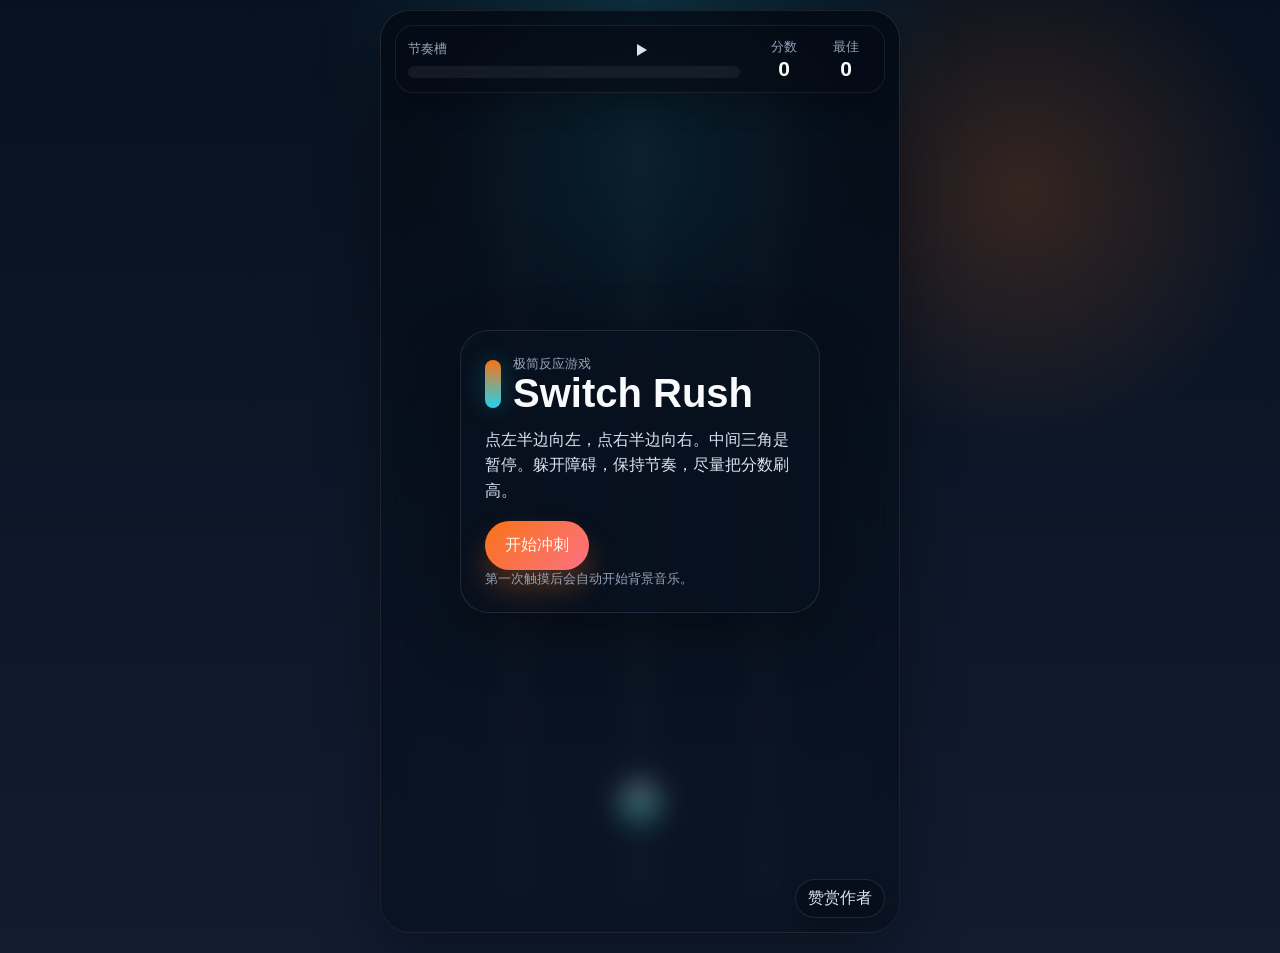
<file: index.html>
﻿<!DOCTYPE html>
<html lang="zh-CN">
<head>
  <meta charset="UTF-8">
  <meta name="viewport" content="width=device-width, initial-scale=1.0, viewport-fit=cover">
  <meta name="theme-color" content="#0f172a">
  <meta name="description" content="Switch Rush 是一个极简但很上头的三轨闪避小游戏。点左半边向左，点右半边向右，打出连过、积攒 FLOW、进入 FEVER。">
  <link rel="manifest" href="manifest.webmanifest">
  <link rel="icon" href="icons/icon-192.png">
  <link rel="apple-touch-icon" href="icons/icon-192.png">
  <link rel="stylesheet" href="styles.css">
  <title>Switch Rush</title>
</head>
<body>
  <main class="app-shell">
    <section class="stage-wrap">
      <canvas id="game" width="720" height="1280" aria-label="Switch Rush 游戏画面"></canvas>

      <button class="pause-fab icon-play" id="pauseButton" type="button" aria-label="暂停或继续游戏"></button>

      <div class="in-game-hud" aria-label="游戏信息">
        <div class="hud-row">
          <div class="hud-strip">
            <div class="hud-flow">
              <div class="flow-copy">
                <span class="label">节奏槽</span>
                <strong id="flowState" class="flow-state-hidden" aria-hidden="true"></strong>
              </div>
              <div class="flow-bar">
                <div class="flow-fill" id="flowFill"></div>
              </div>
            </div>

            <div class="hud-scores">
              <div class="score-pill">
                <span class="label">分数</span>
                <strong id="score">0</strong>
              </div>
              <div class="score-pill">
                <span class="label">最佳</span>
                <strong id="best">0</strong>
              </div>
            </div>
          </div>
        </div>
      </div>

      <div class="overlay overlay-visible" id="startOverlay">
        <div class="panel">
          <div class="panel-brand">
            <span class="brand-mark"></span>
            <div>
              <p class="eyebrow">极简反应游戏</p>
              <h2>Switch Rush</h2>
            </div>
          </div>
          <p class="panel-copy">点左半边向左，点右半边向右。中间三角是暂停。躲开障碍，保持节奏，尽量把分数刷高。</p>
          <button id="startButton" class="cta">开始冲刺</button>
          <p class="hint">第一次触摸后会自动开始背景音乐。</p>
        </div>
      </div>

      <div class="overlay" id="gameOverOverlay">
        <div class="panel">
          <div class="panel-brand compact">
            <span class="brand-mark"></span>
            <div>
              <p class="eyebrow">Switch Rush</p>
              <h2>这次成绩</h2>
            </div>
          </div>
          <h3 class="result-score"><span id="finalScore">0</span> 分</h3>
          <p class="panel-copy" id="gameOverMessage">再来一次，找回节奏。</p>
          <button id="restartButton" class="cta">再来一局</button>
        </div>
      </div>

      <div class="overlay" id="pauseOverlay">
        <div class="panel">
          <div class="panel-brand compact">
            <span class="brand-mark"></span>
            <div>
              <p class="eyebrow">Pause</p>
              <h2>已暂停</h2>
            </div>
          </div>
          <p class="panel-copy">休息一下也没关系，准备好后继续冲刺。</p>
          <button id="resumeButton" class="cta">继续游戏</button>
        </div>
      </div>

      <button class="support-fab" id="supportFab" type="button">赞赏作者</button>

      <div class="overlay" id="supportOverlay">
        <div class="panel support-panel">
          <button class="back-chip" id="supportBack" type="button">返回游戏</button>
          <div class="panel-brand compact">
            <span class="brand-mark"></span>
            <div>
              <p class="eyebrow">Support</p>
              <h2>谢谢你喜欢 Switch Rush</h2>
            </div>
          </div>
          <p class="panel-copy">谢谢您的喜欢。感谢您对开发这款小游戏的认可，您可以点击下方按钮赞助我。</p>
          <div class="support-actions">
            <button type="button" class="tip-chip is-active" data-amount="0.1">¥0.1</button>
            <button type="button" class="tip-chip" data-amount="0.2">¥0.2</button>
            <button type="button" class="tip-chip" data-amount="0.5">¥0.5</button>
          </div>
          <div class="support-qr" id="supportQr">
            <img class="support-qr-image" src="Reward Code‌.png" alt="赞赏二维码">
            <p id="supportText">当前三个按钮暂时共用同一张赞赏码，感谢你的支持。</p>
          </div>
        </div>
      </div>
    </section>

    <section class="footer-bar">
      <button id="installButton" class="install-button hidden">安装到手机</button>
    </section>
  </main>

  <script src="app.js"></script>
</body>
</html>
</file>
<file: styles.css>
﻿:root {
  color-scheme: dark;
  --bg-top: #08111f;
  --bg-bottom: #111c31;
  --panel: rgba(9, 17, 31, 0.72);
  --panel-border: rgba(255, 255, 255, 0.08);
  --text: #f8fafc;
  --muted: #94a3b8;
  --accent: #f97316;
  --cyan: #22d3ee;
  --shadow: 0 20px 60px rgba(0, 0, 0, 0.35);
}

* {
  box-sizing: border-box;
}

html,
body {
  margin: 0;
  min-height: 100%;
  font-family: "Segoe UI", "PingFang SC", "Microsoft YaHei", sans-serif;
  background:
    radial-gradient(circle at top, rgba(34, 211, 238, 0.16), transparent 28%),
    radial-gradient(circle at 80% 20%, rgba(249, 115, 22, 0.18), transparent 20%),
    linear-gradient(180deg, var(--bg-top), var(--bg-bottom));
  color: var(--text);
  touch-action: manipulation;
}

body {
  display: grid;
  place-items: center;
  padding: 10px;
}

button {
  font: inherit;
}

.app-shell {
  width: min(100%, 520px);
  display: grid;
  gap: 10px;
}

.footer-bar {
  display: flex;
  align-items: center;
  justify-content: flex-end;
  gap: 12px;
}

.brand,
.panel-brand {
  display: flex;
  align-items: center;
  gap: 12px;
}

.brand-mark {
  width: 16px;
  height: 48px;
  border-radius: 999px;
  background: linear-gradient(180deg, var(--accent), var(--cyan));
  box-shadow: 0 0 24px rgba(34, 211, 238, 0.25);
}

.eyebrow,
.label,
.hint,
.footer-bar p {
  margin: 0;
  color: var(--muted);
  font-size: 13px;
}

.panel h2,
.result-score {
  margin: 0;
}

.flow-copy {
  display: flex;
  align-items: center;
  justify-content: flex-start;
  gap: 12px;
}

.flow-copy strong {
  font-size: 12px;
  letter-spacing: 0.08em;
}

.flow-state-hidden {
  display: none;
}

.flow-bar {
  position: relative;
  overflow: hidden;
  height: 12px;
  border-radius: 999px;
  background: rgba(255, 255, 255, 0.06);
}

.flow-fill {
  width: 0%;
  height: 100%;
  border-radius: inherit;
  background: linear-gradient(90deg, rgba(34, 211, 238, 0.9), rgba(249, 115, 22, 0.95));
  box-shadow: 0 0 24px rgba(249, 115, 22, 0.22);
  transition: width 120ms linear;
}

.stage-wrap {
  position: relative;
  border-radius: 30px;
  overflow: hidden;
  background: linear-gradient(180deg, rgba(255, 255, 255, 0.03), rgba(255, 255, 255, 0)), rgba(7, 12, 22, 0.85);
  border: 1px solid var(--panel-border);
  box-shadow: var(--shadow);
}

.in-game-hud {
  position: absolute;
  inset: 14px 14px auto 14px;
  z-index: 3;
  pointer-events: none;
}

.hud-row {
  display: block;
}

.hud-strip {
  display: grid;
  grid-template-columns: minmax(0, 1fr) auto;
  align-items: center;
  gap: 8px;
  padding: 9px 10px 10px 12px;
  border-radius: 18px;
  background: rgba(7, 12, 22, 0.62);
  border: 1px solid rgba(255, 255, 255, 0.08);
  box-shadow: 0 12px 28px rgba(0, 0, 0, 0.18);
  backdrop-filter: blur(10px);
}

.hud-flow {
  display: grid;
  gap: 8px;
  min-width: 0;
}

.hud-scores {
  display: grid;
  grid-template-columns: repeat(2, minmax(0, 1fr));
  gap: 4px;
  margin-left: 6px;
}

.score-pill {
  min-width: 58px;
  display: grid;
  justify-items: center;
  align-content: center;
  row-gap: 2px;
  padding: 3px 0 3px 2px;
}

.score-pill strong {
  display: block;
  font-size: clamp(17px, 1.7vw, 21px);
  line-height: 1;
}

canvas {
  display: block;
  width: 100%;
  height: auto;
  aspect-ratio: 9 / 16;
}

.overlay {
  position: absolute;
  inset: 0;
  display: grid;
  place-items: center;
  padding: 20px;
  background: rgba(5, 10, 18, 0.52);
  backdrop-filter: blur(14px);
  opacity: 0;
  pointer-events: none;
  transition: opacity 220ms ease;
}

.overlay-visible {
  opacity: 1;
  pointer-events: auto;
}

.panel {
  width: min(100%, 360px);
  padding: 24px;
  border-radius: 28px;
  background: var(--panel);
  border: 1px solid rgba(255, 255, 255, 0.1);
  box-shadow: var(--shadow);
}

.panel-brand {
  margin-bottom: 12px;
}

.panel-brand.compact {
  margin-bottom: 10px;
}

.panel-brand h2 {
  font-size: clamp(28px, 6vw, 40px);
  line-height: 1;
}

.result-score {
  font-size: clamp(34px, 8vw, 52px);
  line-height: 1;
}

.panel-copy {
  margin: 14px 0 18px;
  line-height: 1.6;
  color: #dbe4f3;
}

.cta,
.install-button {
  cursor: pointer;
  border: 0;
  border-radius: 999px;
  padding: 14px 20px;
  color: #fff7ed;
  background: linear-gradient(135deg, var(--accent), #fb7185);
  box-shadow: 0 18px 30px rgba(249, 115, 22, 0.28);
}

.install-button {
  padding: 10px 16px;
  background: rgba(255, 255, 255, 0.08);
  color: var(--text);
  border: 1px solid rgba(255, 255, 255, 0.08);
  box-shadow: none;
}

.cta:hover,
.install-button:hover,
.support-fab:hover,
.tip-chip:hover,
.back-chip:hover {
  transform: translateY(-1px);
}

.pause-fab:hover {
  transform: translateX(-50%) translateY(-1px);
}

.support-actions {
  display: flex;
  gap: 8px;
  margin-top: 12px;
  flex-wrap: wrap;
}

.tip-chip {
  cursor: pointer;
  border: 1px solid rgba(255, 255, 255, 0.12);
  background: rgba(255, 255, 255, 0.04);
  color: var(--text);
  border-radius: 999px;
  padding: 7px 12px;
  font-size: 13px;
}

.tip-chip.is-active {
  background: rgba(34, 211, 238, 0.12);
  border-color: rgba(34, 211, 238, 0.4);
  color: #dffbff;
}

.support-qr {
  margin-top: 12px;
  min-height: 320px;
  border-radius: 18px;
  border: 1px dashed rgba(255, 255, 255, 0.14);
  background:
    linear-gradient(135deg, rgba(34, 211, 238, 0.06), rgba(249, 115, 22, 0.06));
  display: grid;
  justify-items: center;
  align-content: center;
  gap: 12px;
  padding: 14px;
}

.support-qr-image {
  width: min(100%, 250px);
  aspect-ratio: 1 / 1;
  object-fit: contain;
  border-radius: 16px;
  background: #ffffff;
  padding: 10px;
  box-shadow: 0 14px 30px rgba(0, 0, 0, 0.18);
}

.support-qr p {
  margin: 0;
  text-align: center;
  color: #dbe4f3;
  line-height: 1.5;
  font-size: 13px;
}

.support-fab {
  position: absolute;
  right: 14px;
  bottom: 14px;
  z-index: 4;
  cursor: pointer;
  border: 1px solid rgba(255, 255, 255, 0.1);
  border-radius: 999px;
  padding: 8px 12px;
  color: #dbe4f3;
  background: rgba(7, 12, 22, 0.56);
  box-shadow: 0 12px 24px rgba(0, 0, 0, 0.18);
  backdrop-filter: blur(10px);
}

.pause-fab {
  position: absolute;
  left: 50%;
  top: 30px;
  transform: translateX(-50%);
  z-index: 4;
  cursor: pointer;
  width: 18px;
  height: 18px;
  border: 0;
  padding: 0;
  background: transparent;
  box-shadow: none;
  backdrop-filter: none;
}

.pause-fab::before,
.pause-fab::after {
  content: "";
  position: absolute;
  top: 50%;
  left: 50%;
  transform: translate(-50%, -50%);
}

.pause-fab.icon-play::before {
  width: 0;
  height: 0;
  border-top: 6px solid transparent;
  border-bottom: 6px solid transparent;
  border-left: 10px solid #dbe4f3;
  margin-left: 2px;
}

.pause-fab.icon-play::after {
  display: none;
}

.support-panel {
  width: min(100%, 390px);
  min-height: 460px;
}

.back-chip {
  justify-self: start;
  cursor: pointer;
  border: 1px solid rgba(255, 255, 255, 0.1);
  border-radius: 999px;
  padding: 8px 12px;
  color: var(--text);
  background: rgba(255, 255, 255, 0.05);
  margin-bottom: 12px;
}

.hidden {
  display: none;
}

@media (max-width: 640px) {
  html,
  body {
    height: 100%;
  }

  body {
    display: block;
    min-height: 100dvh;
    padding: 0;
  }

  .app-shell {
    width: 100%;
    min-height: 100dvh;
    height: 100dvh;
    gap: 0;
  }

  .footer-bar {
    display: none;
  }

  .install-button {
    text-align: center;
  }

  .hud-strip {
    gap: 8px;
    padding: 8px 9px 9px;
  }

  .score-pill {
    min-width: 56px;
    padding: 3px 0 3px 1px;
  }

  .stage-wrap {
    border-radius: 0;
    border: 0;
    width: 100%;
    min-height: 100dvh;
    height: 100dvh;
  }

  canvas {
    width: 100%;
    height: 100%;
    aspect-ratio: auto;
  }

  .overlay {
    padding: 14px;
  }

  .panel {
    padding: 20px;
  }

  .support-fab {
    right: 12px;
    bottom: 12px;
    font-size: 13px;
  }

  .pause-fab {
    top: 26px;
    width: 18px;
    height: 18px;
  }
}
</file>
